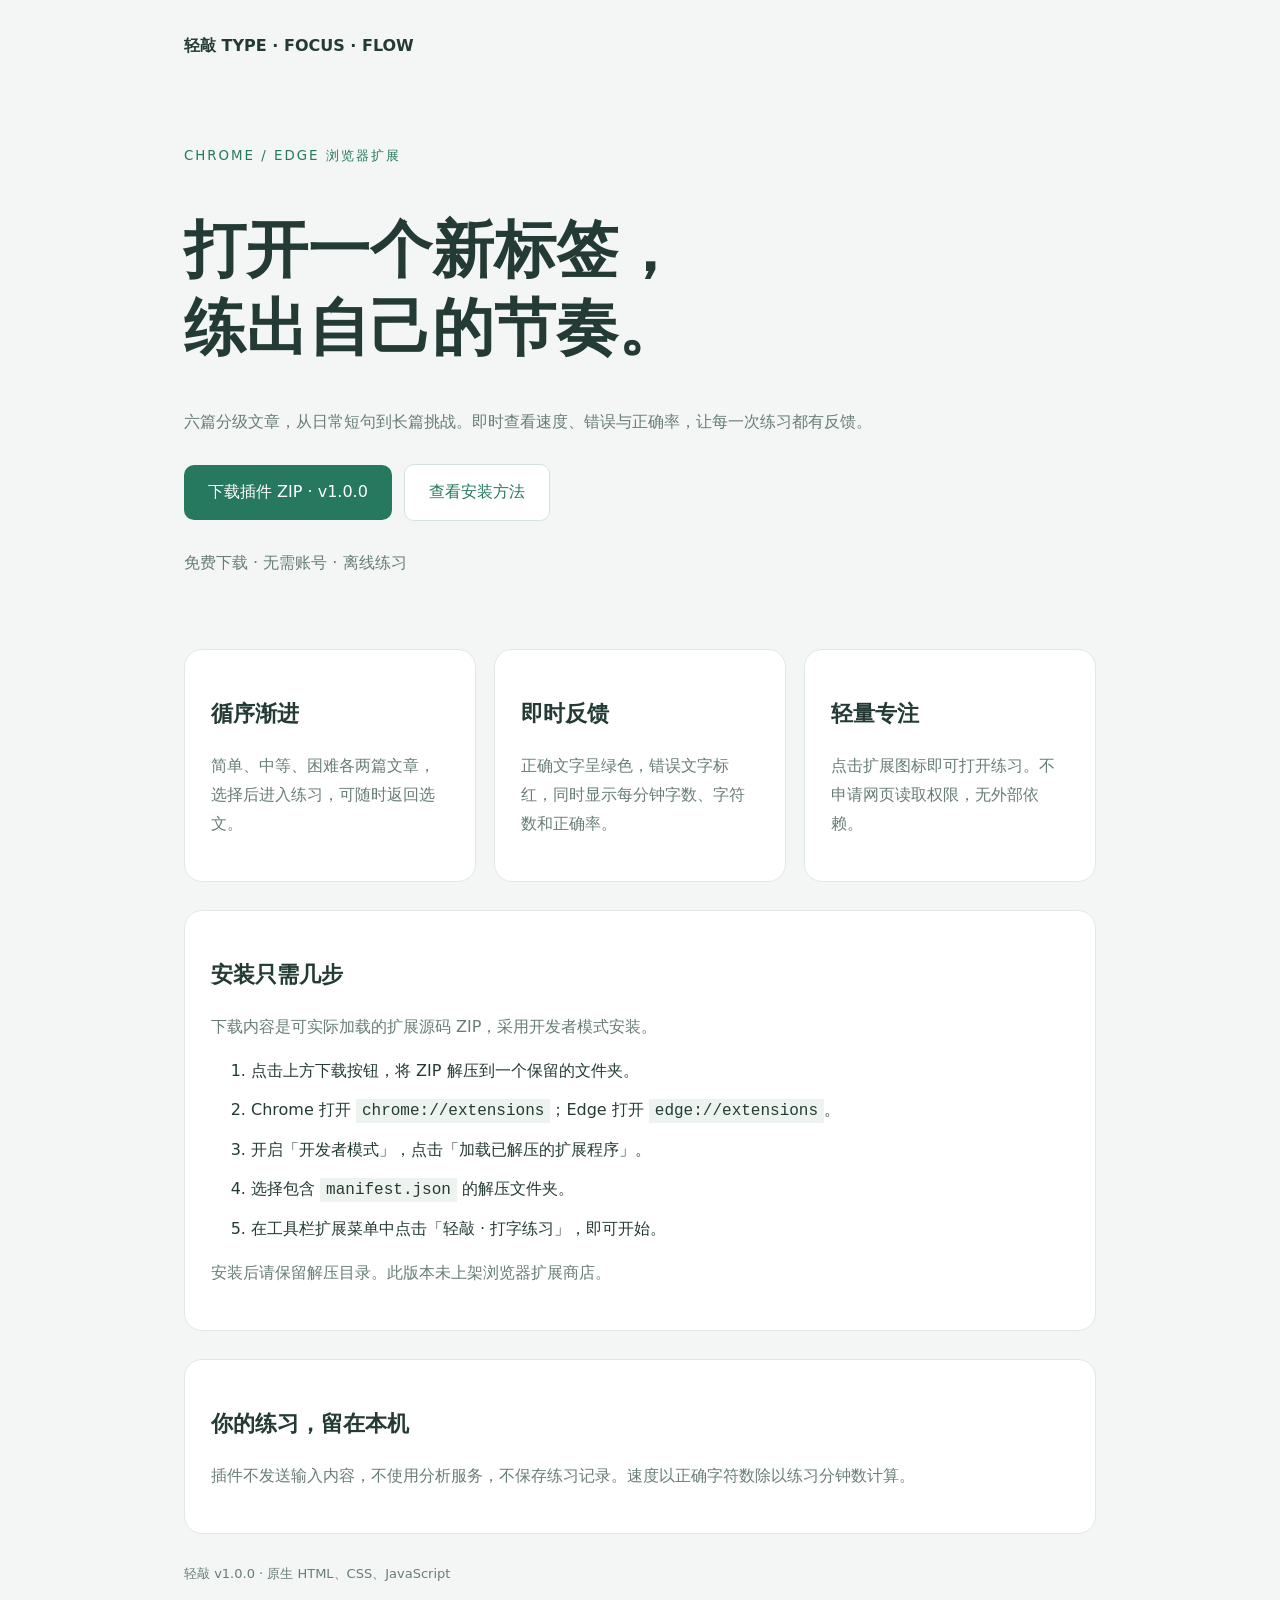
<file: docs/index.html>
<!DOCTYPE html>
<html lang="zh-CN"><head><meta charset="utf-8"><meta name="viewport" content="width=device-width,initial-scale=1"><title>轻敲 — 每天一点，打字更从容</title><style>*{box-sizing:border-box}body{margin:0;background:#f3f6f5;color:#243b35;font:16px/1.8 system-ui,sans-serif}main{max-width:960px;margin:auto;padding:32px 24px}nav{font-weight:700}header{padding:80px 0 55px;max-width:720px}small{color:#26785e;letter-spacing:2px}h1{font-size:clamp(36px,6vw,62px);line-height:1.25}p{color:#687e74}.button{display:inline-block;background:#26785e;color:white;padding:13px 24px;border-radius:10px;text-decoration:none;margin:12px 12px 12px 0}.secondary{background:white;color:#26785e;border:1px solid #d5e4da}.features{display:grid;grid-template-columns:repeat(auto-fit,minmax(220px,1fr));gap:18px}article,section{background:white;border:1px solid #dfe8e2;border-radius:18px;padding:26px}section{margin:28px 0}h2{font-size:22px}footer{color:#687e74;font-size:13px}a{color:#26785e}code{background:#edf3ef;padding:3px 6px}li{margin:10px 0}</style></head><body><main><nav>轻敲 TYPE · FOCUS · FLOW</nav><header><small>CHROME / EDGE 浏览器扩展</small><h1>打开一个新标签，<br>练出自己的节奏。</h1><p>六篇分级文章，从日常短句到长篇挑战。即时查看速度、错误与正确率，让每一次练习都有反馈。</p><a class="button" href="[data-uri]" download="qingqiao-v1.0.0.zip">下载插件 ZIP · v1.0.0</a><a class="button secondary" href="#install">查看安装方法</a><p>免费下载 · 无需账号 · 离线练习</p></header><div class="features"><article><h2>循序渐进</h2><p>简单、中等、困难各两篇文章，选择后进入练习，可随时返回选文。</p></article><article><h2>即时反馈</h2><p>正确文字呈绿色，错误文字标红，同时显示每分钟字数、字符数和正确率。</p></article><article><h2>轻量专注</h2><p>点击扩展图标即可打开练习。不申请网页读取权限，无外部依赖。</p></article></div><section id="install"><h2>安装只需几步</h2><p>下载内容是可实际加载的扩展源码 ZIP，采用开发者模式安装。</p><ol><li>点击上方下载按钮，将 ZIP 解压到一个保留的文件夹。</li><li>Chrome 打开 <code>chrome://extensions</code>；Edge 打开 <code>edge://extensions</code>。</li><li>开启「开发者模式」，点击「加载已解压的扩展程序」。</li><li>选择包含 <code>manifest.json</code> 的解压文件夹。</li><li>在工具栏扩展菜单中点击「轻敲 · 打字练习」，即可开始。</li></ol><p>安装后请保留解压目录。此版本未上架浏览器扩展商店。</p></section><section><h2>你的练习，留在本机</h2><p>插件不发送输入内容，不使用分析服务，不保存练习记录。速度以正确字符数除以练习分钟数计算。</p></section><footer>轻敲 v1.0.0 · 原生 HTML、CSS、JavaScript</footer></main></body></html>
</file>
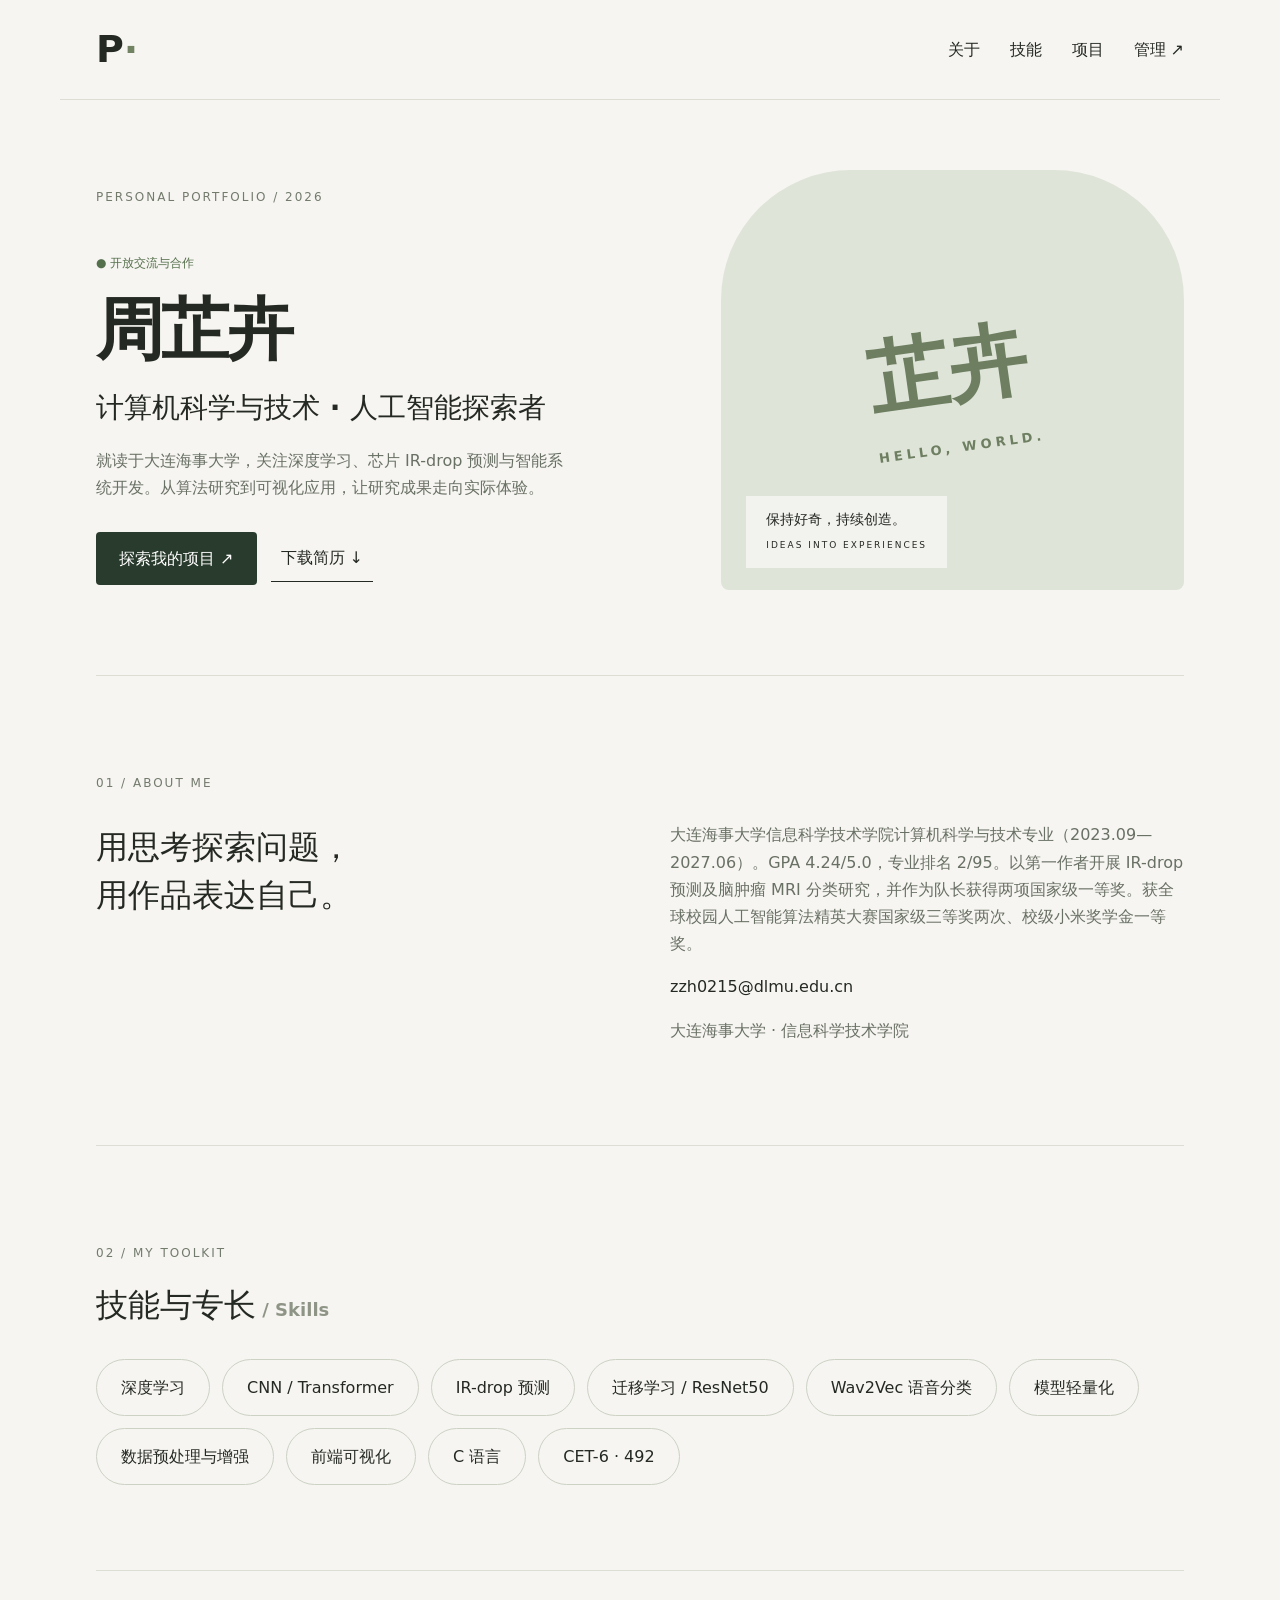
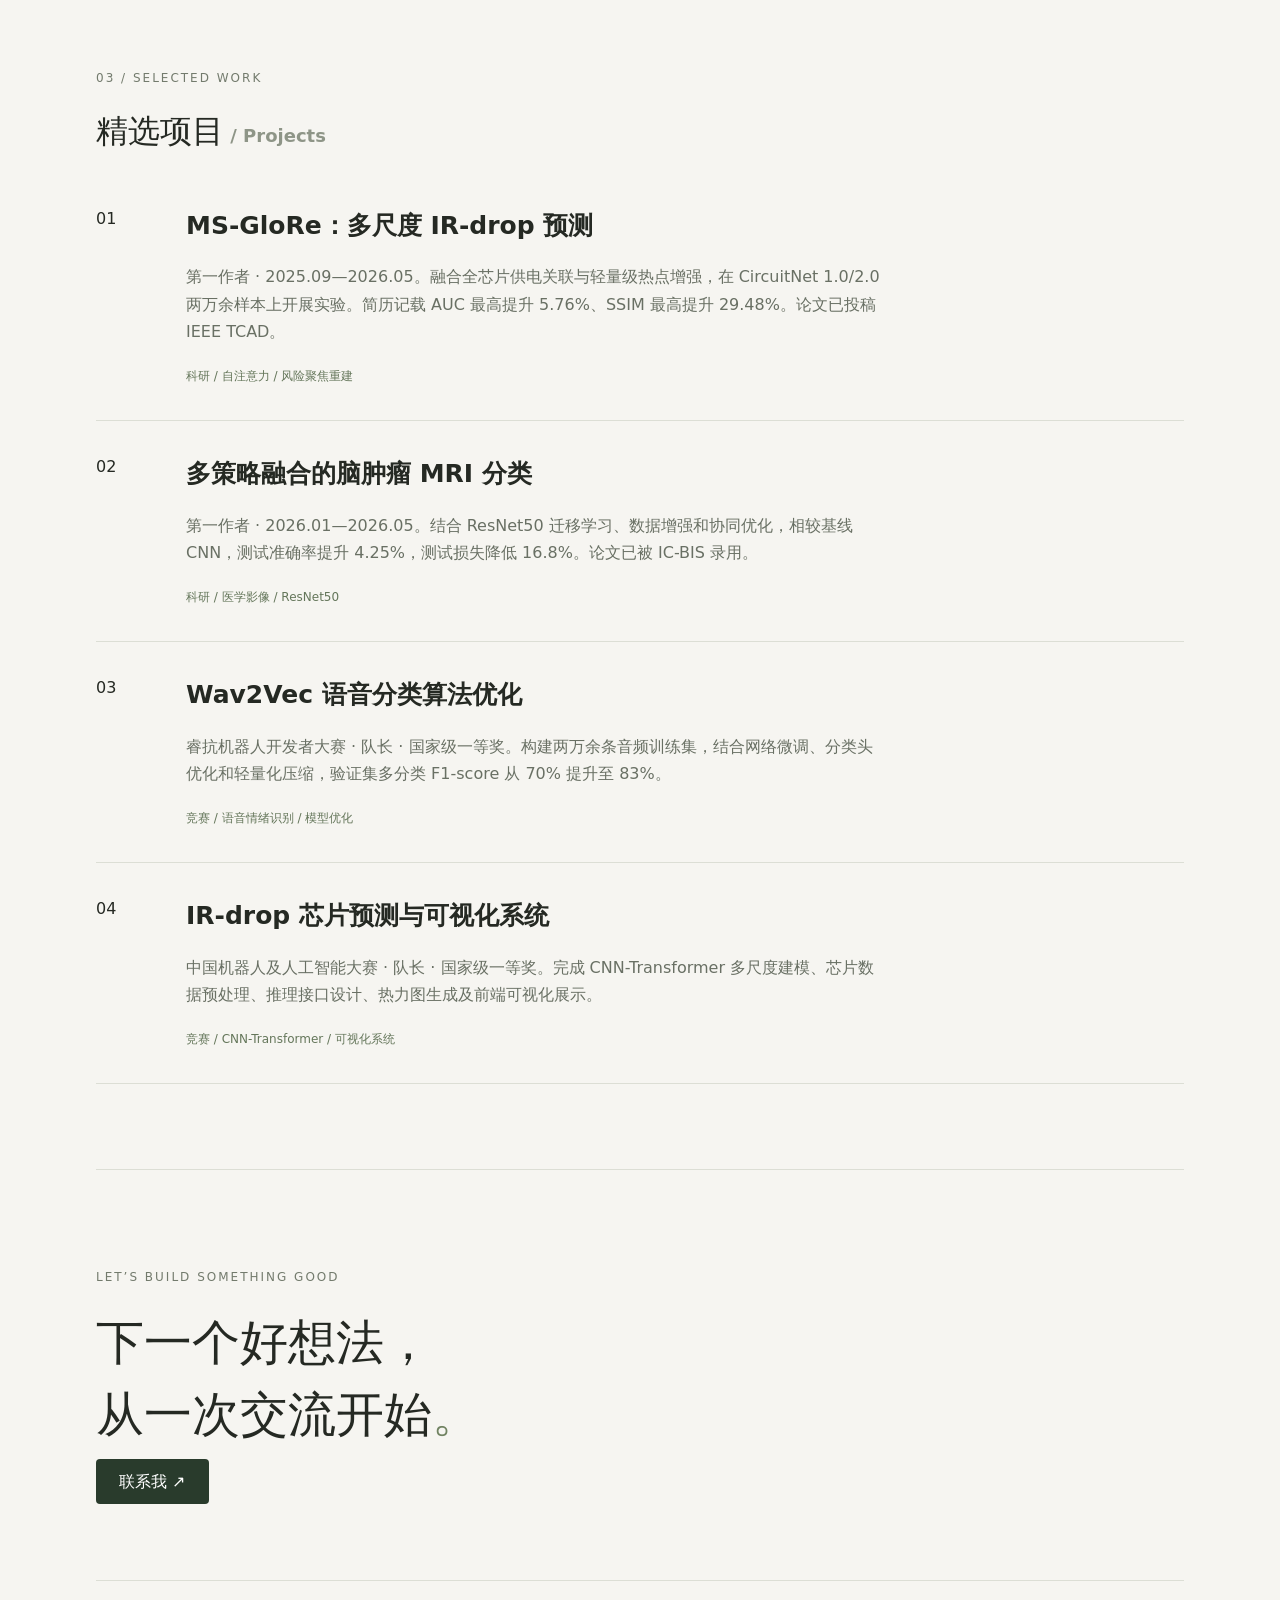
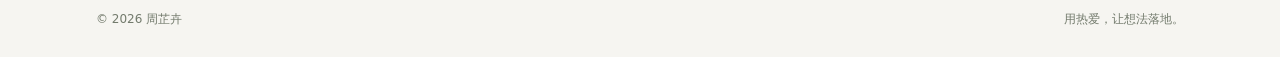
<file: personal/index.html>
<!doctype html><html lang="zh-CN"><head><meta charset="UTF-8"><meta name="viewport" content="width=device-width,initial-scale=1"><title>周芷卉 · 个人作品集</title><link rel="stylesheet" href="style.css"></head><body><header><a class="brand" href="#">P<span>·</span></a><nav><a href="#about">关于</a><a href="#skills">技能</a><a href="#projects">项目</a><a href="admin.html">管理 ↗</a></nav></header><main><section class="hero"><div><p class="eyebrow">PERSONAL PORTFOLIO / 2026</p><p class="available">● 开放交流与合作</p><h1 id="name"></h1><h2 id="title"></h2><p id="bio" class="intro"></p><div class="actions"><a class="button" href="#projects">探索我的项目 ↗</a><a id="resume" class="secondary" hidden>下载简历 ↓</a></div></div><div class="portrait"><img id="avatar" alt="个人头像" hidden><div id="placeholder">芷卉<span>HELLO, WORLD.</span></div><div class="portrait-label">保持好奇，持续创造。<br><small>IDEAS INTO EXPERIENCES</small></div></div></section><section id="about"><p class="eyebrow">01 / ABOUT ME</p><div class="split"><h2>用思考探索问题，<br>用作品表达自己。</h2><div><p id="aboutText"></p><a id="email"></a><p id="location"></p></div></div></section><section id="skills"><p class="eyebrow">02 / MY TOOLKIT</p><h2>技能与专长<span class="muted"> / Skills</span></h2><div id="skillList" class="skills"></div></section><section id="projects"><p class="eyebrow">03 / SELECTED WORK</p><h2>精选项目<span class="muted"> / Projects</span></h2><div id="projectList"></div></section><section class="contact"><p class="eyebrow">LET’S BUILD SOMETHING GOOD</p><h2>下一个好想法，<br>从一次交流开始<span>。</span></h2><a id="contact" class="button">联系我 ↗</a></section></main><footer><span>© <span id="year"></span> 周芷卉</span><span>用热爱，让想法落地。</span></footer><script src="app.js"></script></body></html>
</file>
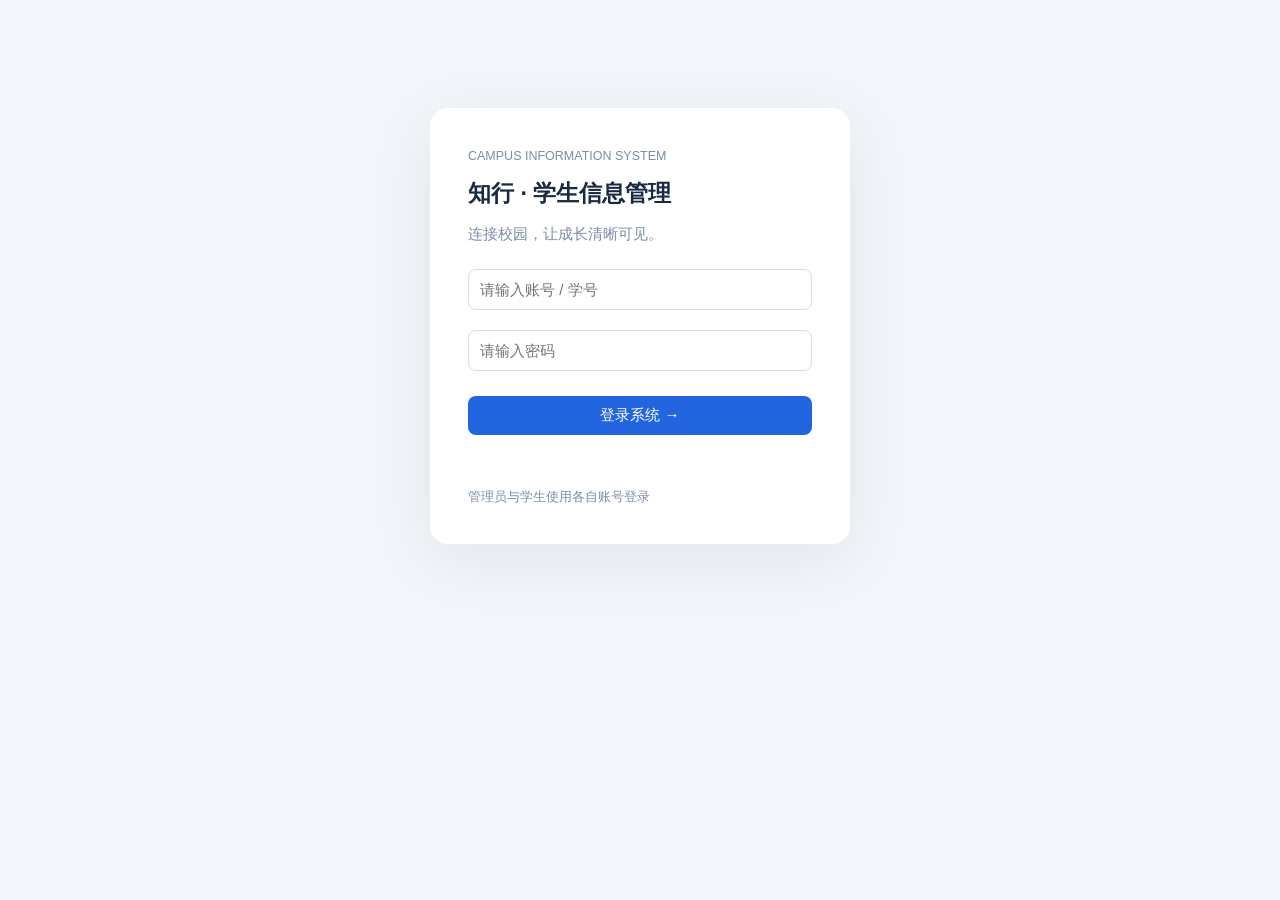
<file: student-system/index.html>
<!doctype html><html lang="zh-CN"><meta charset="utf-8"><meta name="viewport" content="width=device-width,initial-scale=1"><title>知行 · 学生信息管理</title><style>
*{box-sizing:border-box}body{margin:0;background:#f3f6fa;color:#192b43;font:15px 'Microsoft YaHei',sans-serif}button,input,select{font:inherit}button{cursor:pointer;border:0;border-radius:8px;padding:10px 16px;background:#2364df;color:white}button.secondary{background:#e9eff9;color:#31517d}aside{position:fixed;width:230px;height:100vh;background:#132842;color:#fff;padding:32px 22px}h1{font-size:23px}aside p{color:#91a6c0}nav button{display:block;width:100%;text-align:left;margin:10px 0;background:transparent;color:#b9c9df}nav button.active{background:#2b5ba1;color:white}main{margin-left:230px;padding:35px 45px;max-width:1600px}header{display:flex;justify-content:space-between;align-items:center;margin-bottom:30px}h2{font-size:28px;margin:8px 0}small,.muted{color:#7b8da5}.cards{display:grid;grid-template-columns:repeat(3,1fr);gap:20px;margin:25px 0}.card,section{background:white;border:1px solid #e2e8f0;border-radius:13px;padding:24px}.card b{display:block;font-size:32px;margin-top:14px}table{width:100%;border-collapse:collapse;margin-top:20px}th,td{text-align:left;padding:16px 10px;border-bottom:1px solid #edf0f5}th{color:#7b8da5;font-size:13px}td button{padding:6px 10px;margin:2px}input,select{padding:11px;border:1px solid #d5deeb;border-radius:8px;max-width:100%;background:white}#login{max-width:420px;margin:12vh auto;padding:38px;background:white;border-radius:18px;box-shadow:0 15px 70px #142b4215}#login input{width:100%;margin:10px 0}#login button{width:100%;margin-top:15px}dialog{border:0;border-radius:16px;width:470px;padding:28px}dialog::backdrop{background:#10223d77}label{display:block;margin:14px 0}label input,label select{display:block;width:100%;margin-top:8px}.toolbar{display:flex;justify-content:space-between;gap:12px}article{padding:20px 0;border-bottom:1px solid #edf0f5}#message{color:#bf3548;min-height:22px} @media(max-width:800px){aside{position:static;width:100%;height:auto;padding:15px}nav{display:flex;overflow:auto}nav button{min-width:105px}main{margin:0;padding:20px}.cards{gap:8px}.card{padding:12px}section{overflow:auto;padding:15px}}
</style><div id="login"><small>CAMPUS INFORMATION SYSTEM</small><h1>知行 · 学生信息管理</h1><p class="muted">连接校园，让成长清晰可见。</p><form id="loginForm"><input name="username" placeholder="请输入账号 / 学号" required autocomplete="username"><input name="password" type="password" placeholder="请输入密码" required autocomplete="current-password"><button>登录系统 →</button></form><p id="message"></p><small>管理员与学生使用各自账号登录</small></div><div id="app" hidden><aside><h1>▣ 知行校园</h1><p>学生信息管理平台</p><nav id="nav"></nav><small id="role"></small></aside><main><header><div><small>WORKSPACE / 校园工作台</small><h2 id="title"></h2></div><button class="secondary" onclick="logout()">退出登录</button></header><div id="cards" class="cards"></div><section id="content"></section></main></div><dialog id="editor"><form id="editForm"><h2 id="editTitle">编辑信息</h2><div id="fields"></div><p id="formError" style="color:#bf3548"></p><button type="button" class="secondary" onclick="editor.close()">取消</button> <button>保存信息</button></form></dialog><script>
let token=sessionStorage.getItem('token'),data,view='students',editing=null;
const $=id=>document.getElementById(id),esc=v=>String(v??'').replace(/[&<>"']/g,c=>({'&':'&amp;','<':'&lt;','>':'&gt;','"':'&quot;',"'":'&#39;'}[c]));
async function api(path,method='GET',body){let r=await fetch('/api/'+path,{method,headers:{'Content-Type':'application/json',Authorization:'Bearer '+token},body:body?JSON.stringify(body):undefined});let d=await r.json();if(!r.ok)throw Error(d.error);return d}
const schema={students:[['number','学号'],['name','姓名'],['major','专业'],['class_name','班级'],['phone','联系电话'],['email','邮箱']],courses:[['name','课程名称'],['teacher','授课教师'],['credits','学分']],grades:[['student_id','学生'],['course_id','课程'],['score','成绩']],notices:[['title','公告标题'],['content','公告内容']]},names={students:'学生档案',courses:'课程中心',grades:'成绩管理',notices:'校园公告',profile:'个人资料'};
$('loginForm').onsubmit=async e=>{e.preventDefault();try{let d=await api('login','POST',Object.fromEntries(new FormData(e.target)));token=d.token;sessionStorage.setItem('token',token);await load()}catch(e){$('message').textContent=e.message}};
async function load(){data=await api('data');$('login').hidden=true;$('app').hidden=false;$('role').textContent=data.role==='admin'?'管理员工作空间':'学生个人空间';if(data.role!=='admin'&&view==='students')view='profile';render()}
function render(){let admin=data.role==='admin';$('nav').innerHTML=(admin?['students','courses','grades','notices']:['profile','courses','grades','notices']).map(k=>`<button class="${view===k?'active':''}" onclick="view='${k}';render()">${names[k]}</button>`).join('');$('title').textContent=names[view];$('cards').innerHTML=[['在册学生',data.students.length],['开设课程',data.courses.length],['校园公告',data.notices.length]].map(([t,n])=>`<div class="card"><small>${t}</small><b>${n.toString().padStart(2,'0')}</b></div>`).join('');if(view==='profile'){let s=data.students[0];$('content').innerHTML=s?`<h3>${esc(s.name)} <small>${esc(s.number)}</small></h3><p>${esc(s.major)} · ${esc(s.class_name)}</p><form id="profile"><label>联系电话<input name="phone" value="${esc(s.phone)}"></label><label>邮箱<input name="email" type="email" value="${esc(s.email)}"></label><button>保存联系方式</button><span id="saved"></span></form>`:'暂无档案';if(s)$('profile').onsubmit=async e=>{e.preventDefault();try{await api('profile','POST',Object.fromEntries(new FormData(e.target)));$('saved').textContent=' 已保存'}catch(e){alert(e.message)}};return} $('content').innerHTML=`<div class="toolbar"><input id="search" placeholder="搜索${names[view]}…" oninput="rows(this.value)">${admin?'<button onclick="edit()">＋ 新增记录</button>':''}</div><div id="rows"></div>`;rows('')}
function rows(q){let items=data[view].filter(x=>Object.values(x).some(v=>String(v).includes(q))),admin=data.role==='admin';let actions=x=>admin?`<button class="secondary" onclick="edit(${x.id})">编辑</button><button class="secondary" onclick="removeRow(${x.id})">删除</button>`:'';if(view==='notices'){$('rows').innerHTML=items.map(x=>`<article><small>${esc(x.created)}</small><h3>${esc(x.title)}</h3><p style="white-space:pre-wrap">${esc(x.content)}</p>${actions(x)}</article>`).join('')||'<p class="muted">暂无公告</p>';return}let cols=view==='grades'?[['student_name','学生'],['number','学号'],['course_name','课程'],['score','成绩']]:schema[view];$('rows').innerHTML=`<table><thead><tr>${cols.map(x=>'<th>'+x[1]+'</th>').join('')}${admin?'<th>操作</th>':''}</tr></thead><tbody>${items.map(x=>`<tr>${cols.map(([k])=>'<td>'+esc(x[k])+'</td>').join('')}${admin?'<td>'+actions(x)+'</td>':''}</tr>`).join('')}</tbody></table>${items.length?'':'<p class="muted">暂无匹配记录</p>'}`}
function edit(id){editing=id;let x=data[view].find(x=>x.id===id)||{};$('formError').textContent='';$('fields').innerHTML=schema[view].map(([k,t])=>{let options=k==='student_id'?data.students:k==='course_id'?data.courses:null;return `<label>${t}${options?`<select name="${k}" required>${options.map(o=>`<option value="${o.id}" ${x[k]===o.id?'selected':''}>${esc(o.name)}${o.number?' · '+esc(o.number):''}</option>`).join('')}</select>`:`<input name="${k}" value="${esc(x[k])}" ${['phone','email'].includes(k)?'':'required'} ${['credits','score'].includes(k)?'type="number" step="0.5" min="0"':''} ${k==='score'?'max="100"':''}>`}</label>`}).join('');$('editor').showModal()}
$('editForm').onsubmit=async e=>{e.preventDefault();try{await api(view,'POST',{...Object.fromEntries(new FormData(e.target)),id:editing});$('editor').close();await load()}catch(e){$('formError').textContent=e.message}};async function removeRow(id){if(!confirm('确认删除此记录？相关成绩也可能一并删除。'))return;try{await api(view,'DELETE',{id});await load()}catch(e){alert(e.message)}}async function logout(){await api('logout','POST');sessionStorage.removeItem('token');location.reload()}if(token)load().catch(()=>{sessionStorage.removeItem('token');location.reload()});
</script></html>
</file>
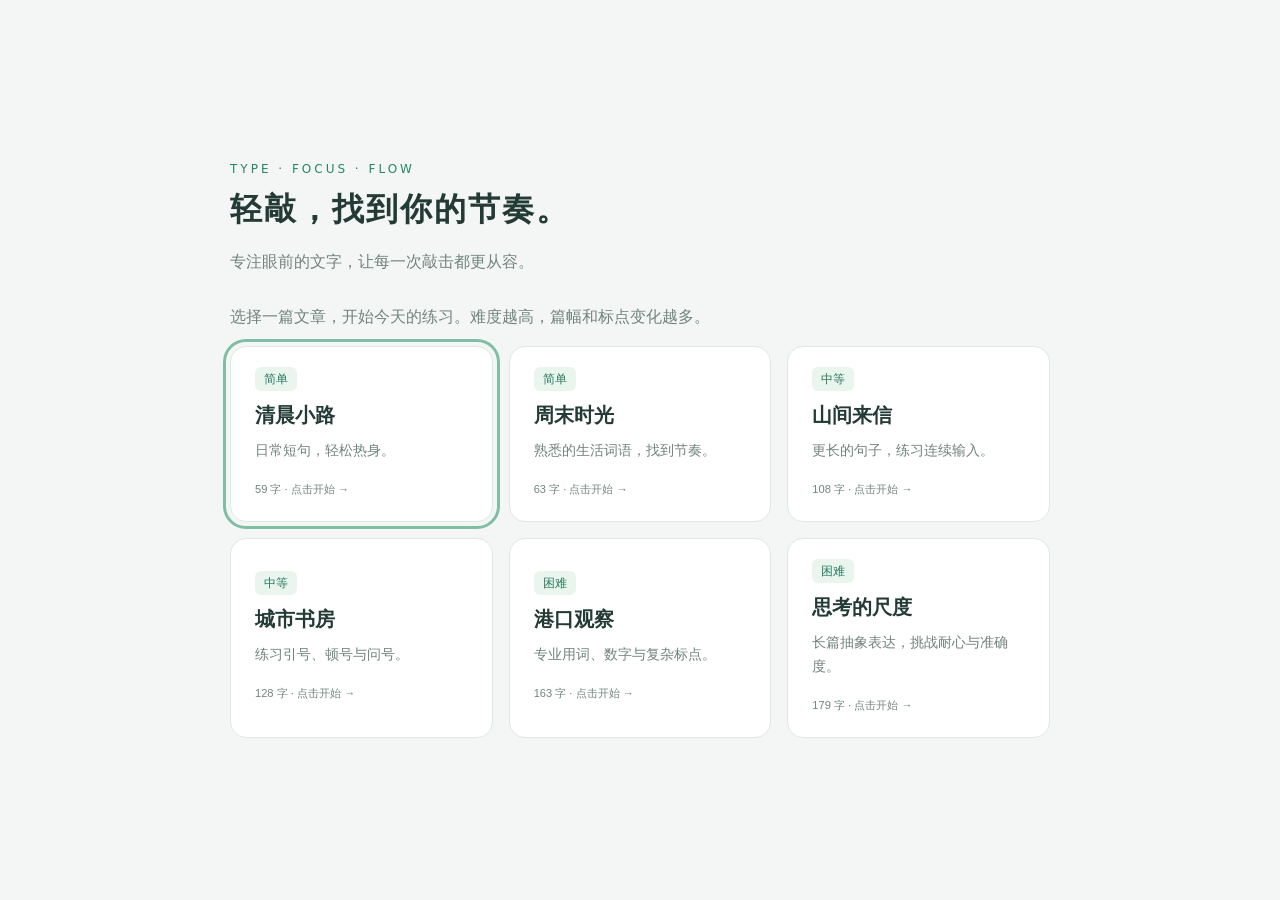
<file: extension/practice.html>
<!DOCTYPE html>
<html lang="zh-CN">
<head>
<meta charset="UTF-8">
<meta name="viewport" content="width=device-width, initial-scale=1.0">
<title>轻敲 · 打字练习</title>
<style>
*{box-sizing:border-box}body{margin:0;min-height:100vh;display:grid;place-items:center;background:#f3f6f5;color:#243b35;font-family:system-ui,"Microsoft YaHei",sans-serif;padding:24px}main{width:min(820px,100%)}header{margin-bottom:28px}h1{font-size:32px;letter-spacing:2px;margin:0 0 10px}p{color:#71837d;line-height:1.7}.tag{font-size:12px;color:#258568;letter-spacing:3px;margin-bottom:12px}.card{background:white;border:1px solid #e0e8e4;border-radius:20px;padding:30px;box-shadow:0 14px 45px #203e3106}.label{font-size:12px;color:#83948c;letter-spacing:2px;margin-bottom:16px}#reference{font-size:21px;line-height:2;overflow-wrap:anywhere;white-space:pre-wrap}.correct{color:#14835a;background:#eaf8ef}.wrong{color:#d54646;background:#ffeded;text-decoration:underline}.current{border-bottom:2px solid #378e72}textarea{width:100%;min-height:155px;resize:vertical;border:1px solid #dbe5df;border-radius:12px;background:#fbfdfc;padding:18px;font:18px/1.8 system-ui,sans-serif;color:#243b35;margin-top:12px}textarea:focus{outline:2px solid #a4d5bf;outline-offset:2px}.hint{font-size:13px;margin:12px 0 0}.stats{display:grid;grid-template-columns:repeat(4,1fr);gap:12px;margin:22px 0}.stat{background:#fff;border:1px solid #e0e8e4;border-radius:14px;padding:18px}.value{font-size:27px;font-weight:650;font-variant-numeric:tabular-nums}.name{font-size:12px;color:#71837d;margin-top:6px}footer{display:flex;align-items:center;justify-content:space-between;gap:12px;font-size:13px;color:#71837d}button{border:0;border-radius:9px;background:#26785e;color:white;padding:11px 18px;cursor:pointer}button:hover{background:#1b614a}@media(max-width:550px){.card{padding:20px}.stats{grid-template-columns:repeat(2,1fr)}#reference{font-size:18px}h1{font-size:27px}}
[hidden]{display:none!important}.choices{display:grid;grid-template-columns:repeat(auto-fit,minmax(230px,1fr));gap:16px}.lesson{text-align:left;background:white;color:#243b35;border:1px solid #e0e8e4;border-radius:16px;padding:24px;transition:transform .15s,border-color .15s}.lesson:hover{background:#fafffc;border-color:#63aa8d;transform:translateY(-3px)}.lesson h2{font-size:20px;margin:14px 0 10px}.lesson p{font-size:14px;margin:0 0 18px}.badge{font-size:12px;color:#26785e;background:#eaf5ee;padding:5px 9px;border-radius:6px}.lesson small{color:#71837d}.back{background:transparent;color:#26785e;padding:0;margin-bottom:20px}.back:hover{background:transparent;text-decoration:underline}button:focus-visible{outline:3px solid #80bea4;outline-offset:4px}
</style>
</head>
<body>
<main>
<header><div class="tag">TYPE · FOCUS · FLOW</div><h1>轻敲，找到你的节奏。</h1><p>专注眼前的文字，让每一次敲击都更从容。</p></header>
<section id="selection" aria-label="选择练习文章"><p>选择一篇文章，开始今天的练习。难度越高，篇幅和标点变化越多。</p><div id="choices" class="choices"></div></section>
<div id="practice" hidden>
<button id="back" class="back" type="button">← 返回选择文章</button>
<p id="lesson-title"></p>
<section class="card" aria-label="打字练习">
<div class="label">参考原文</div><div id="reference"></div>
<label for="input" class="label" style="display:block;margin-top:26px;margin-bottom:0">你的输入</label>
<textarea id="input" placeholder="在这里开始输入，计时将自动开始……" spellcheck="false" autocomplete="off" autocapitalize="off" aria-describedby="hint"></textarea>
<p id="hint" class="hint">按原文顺序逐字输入，不能跳字；输错后可用退格键修正。清空即可重新开始。</p>
</section>
<section class="stats" aria-label="实时统计" ><div class="stat"><div id="speed" class="value">0</div><div class="name">字 / 分钟</div></div><div class="stat"><div id="total" class="value">0</div><div class="name">总字符数</div></div><div class="stat"><div id="errors" class="value">0</div><div class="name">错误字符数</div></div><div class="stat"><div id="accuracy" class="value">100%</div><div class="name">正确率</div></div></section>
<footer><span id="status" role="status">准备好了，就开始吧 · 00:00</span><button id="reset" type="button">重新练习 ↻</button></footer>
</div>
</main>
<script src="practice.js"></script>
</body>
</html>
</file>
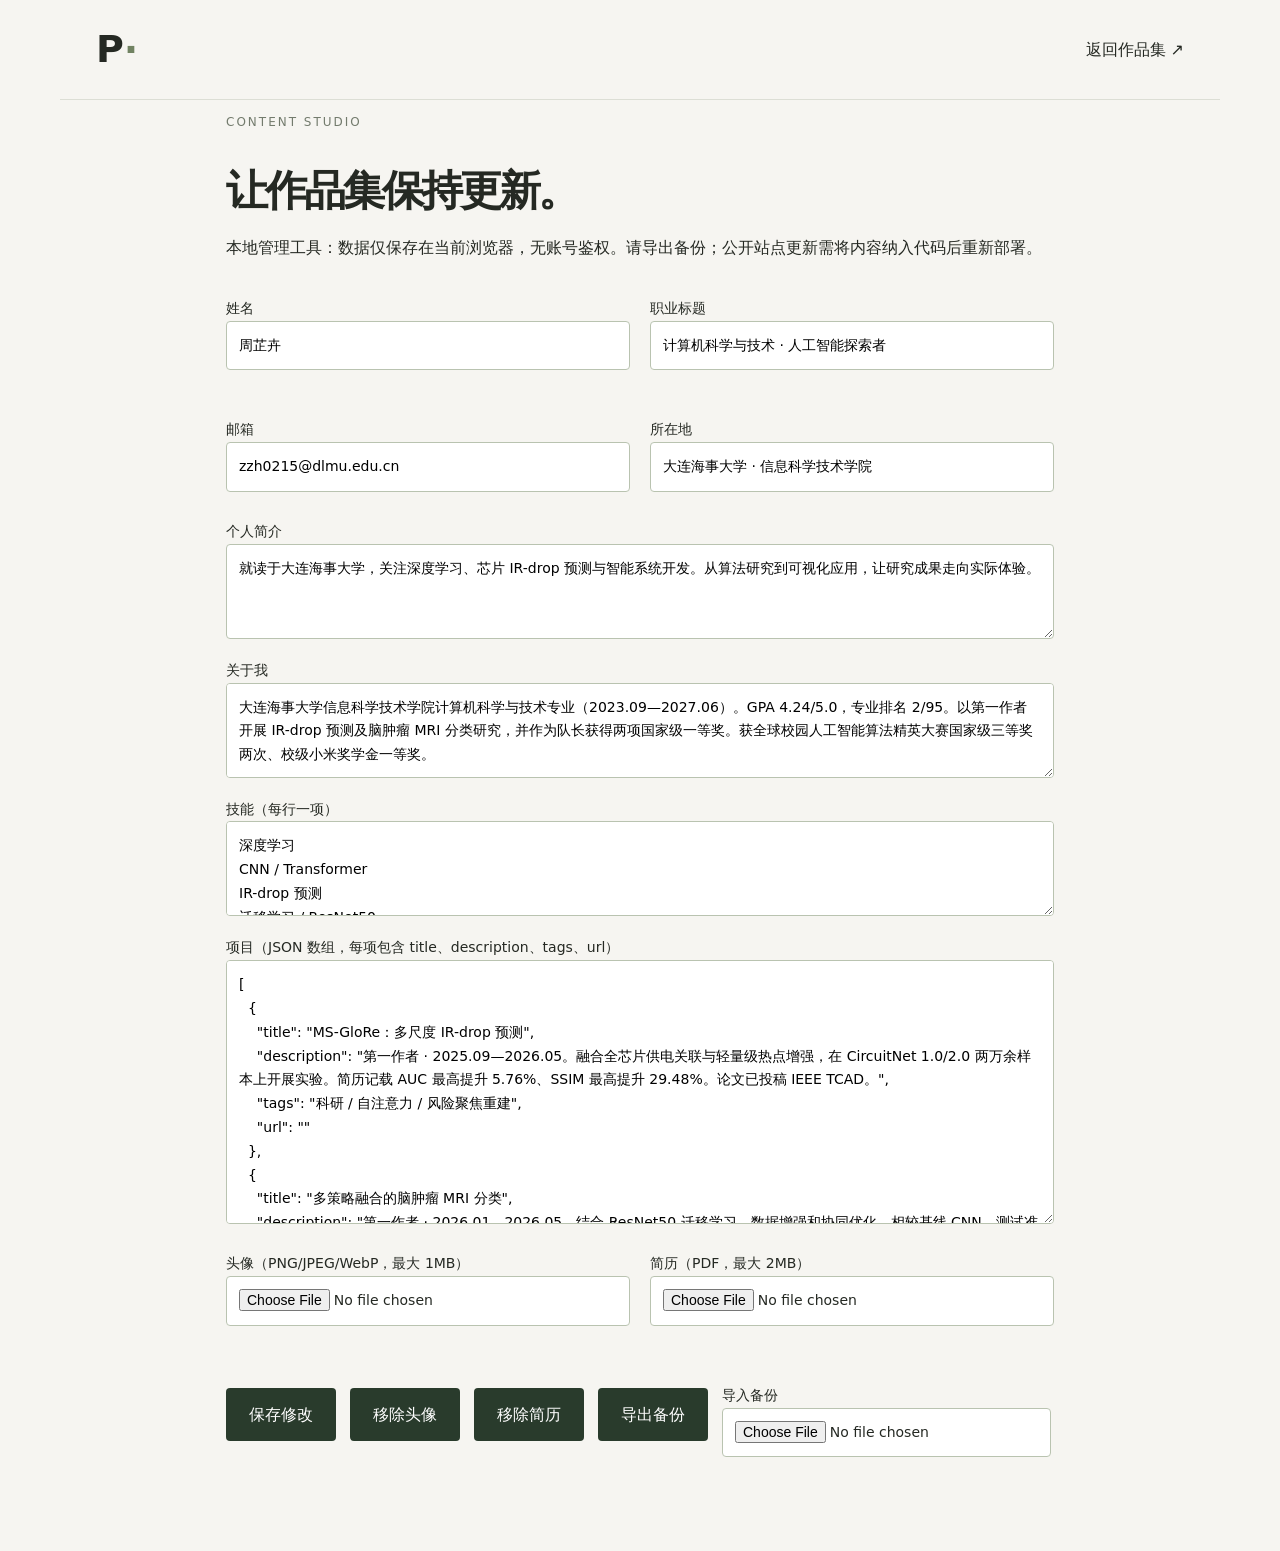
<file: personal/admin.html>
<!doctype html><html lang="zh-CN"><head><meta charset="UTF-8"><meta name="viewport" content="width=device-width,initial-scale=1"><title>内容管理</title><link rel="stylesheet" href="style.css"></head><body><header><a class="brand" href="index.html">P<span>·</span></a><a href="index.html">返回作品集 ↗</a></header><main class="admin"><p class="eyebrow">CONTENT STUDIO</p><h1>让作品集保持更新。</h1><p>本地管理工具：数据仅保存在当前浏览器，无账号鉴权。请导出备份；公开站点更新需将内容纳入代码后重新部署。</p><form id="editor"><div class="form-grid"><label>姓名<input name="name" required maxlength="60"></label><label>职业标题<input name="title" required maxlength="100"></label><label>邮箱<input name="email" type="email" required></label><label>所在地<input name="location" maxlength="100"></label></div><label>个人简介<textarea name="bio" required></textarea></label><label>关于我<textarea name="about"></textarea></label><label>技能（每行一项）<textarea name="skills"></textarea></label><label>项目（JSON 数组，每项包含 title、description、tags、url）<textarea name="projects" rows="10" spellcheck="false" required></textarea></label><div class="form-grid"><label>头像（PNG/JPEG/WebP，最大 1MB）<input id="avatarUpload" type="file" accept="image/png,image/jpeg,image/webp"></label><label>简历（PDF，最大 2MB）<input id="resumeUpload" type="file" accept="application/pdf"></label></div><div class="actions"><button type="submit">保存修改</button><button id="clearAvatar" type="button">移除头像</button><button id="clearResume" type="button">移除简历</button><button id="export" type="button">导出备份</button><label class="import">导入备份<input id="import" type="file" accept="application/json"></label></div><p id="status" role="status" aria-live="polite"></p></form></main><script src="app.js"></script></body></html>
</file>
<file: personal/style.css>
*{box-sizing:border-box}html{scroll-behavior:smooth}body{margin:0;background:#f6f5f1;color:#252923;font:16px/1.7 system-ui,sans-serif}header,main,footer{max-width:1160px;margin:auto;padding:0 36px}header{height:100px;display:flex;align-items:center;justify-content:space-between;border-bottom:1px solid #dcded5}a{color:inherit;text-decoration:none}a:hover{color:#58754b}nav{display:flex;gap:30px}.brand{font-size:38px;font-weight:850}.brand span,.contact h2 span{color:#718362}section{padding:85px 0;border-bottom:1px solid #dcded5}.hero{display:grid;grid-template-columns:1.2fr 1fr;gap:70px;align-items:center;padding-top:70px}.eyebrow{font-size:12px;letter-spacing:2px;color:#737b6d}.available{font-size:12px;color:#55704c;margin-top:45px}h1{font-size:68px;letter-spacing:-3px;line-height:1.15;margin:18px 0}h2{font-size:32px;line-height:1.5;font-weight:550;margin:18px 0}.hero h2{font-size:28px}.intro{max-width:470px;color:#697064}.actions{display:flex;gap:14px;flex-wrap:wrap;align-items:center;margin-top:30px}.button,button{background:#293b2c;color:white;padding:13px 23px;border:0;border-radius:4px;cursor:pointer;font:inherit}.button:hover,button:hover{background:#4b6549;color:white}.secondary{border-bottom:1px solid;padding:10px}.portrait{height:420px;background:#dfe4d8;border-radius:130px 130px 8px 8px;position:relative;overflow:hidden;display:grid;place-items:center}.portrait img{width:100%;height:100%;object-fit:cover}.portrait-label{position:absolute;bottom:22px;left:25px;background:#f6f5f1dc;padding:12px 20px;font-size:14px}.portrait-label small{font-size:9px;letter-spacing:2px}#placeholder{font-size:80px;color:#6d7e61;font-weight:750;transform:rotate(-8deg)}#placeholder span{display:block;font-size:13px;letter-spacing:4px}.split{display:grid;grid-template-columns:1fr 1fr;gap:60px}.split p{color:#697064}.muted{font-size:18px;color:#8e9587}.skills{display:flex;flex-wrap:wrap;gap:12px;margin-top:30px}.skill{padding:14px 24px;border:1px solid #ccd2c4;border-radius:50px}.project{display:grid;grid-template-columns:70px 1fr auto;gap:20px;padding:32px 0;border-bottom:1px solid #dcded5}.project p{color:#697064;max-width:700px}.project h3{font-size:25px;margin:0}.tags{font-size:12px;color:#64765a}.contact h2{font-size:48px}footer{display:flex;justify-content:space-between;padding-top:28px;padding-bottom:28px;font-size:12px;color:#737b6d}.admin{max-width:900px;padding-bottom:70px}.admin h1{font-size:42px;margin-top:35px}label{display:block;margin:20px 0 8px;font-size:14px}input,textarea{display:block;width:100%;padding:12px;border:1px solid #b9c3b0;border-radius:4px;background:#fff;font:inherit}textarea{resize:vertical;min-height:95px}.form-grid{display:grid;grid-template-columns:1fr 1fr;gap:20px}#status{color:#435e3d;white-space:pre-wrap}[hidden]{display:none!important}@media(max-width:700px){header,main,footer{padding-left:22px;padding-right:22px}nav{gap:14px;font-size:13px}.hero,.split{grid-template-columns:1fr;gap:30px}h1{font-size:52px}.hero{padding-top:35px}.portrait{height:340px}section{padding:50px 0}.contact h2{font-size:36px}.form-grid{grid-template-columns:1fr;gap:0}.project{grid-template-columns:30px 1fr auto;gap:10px}footer{gap:20px}.admin h1{font-size:32px}}
</file>
